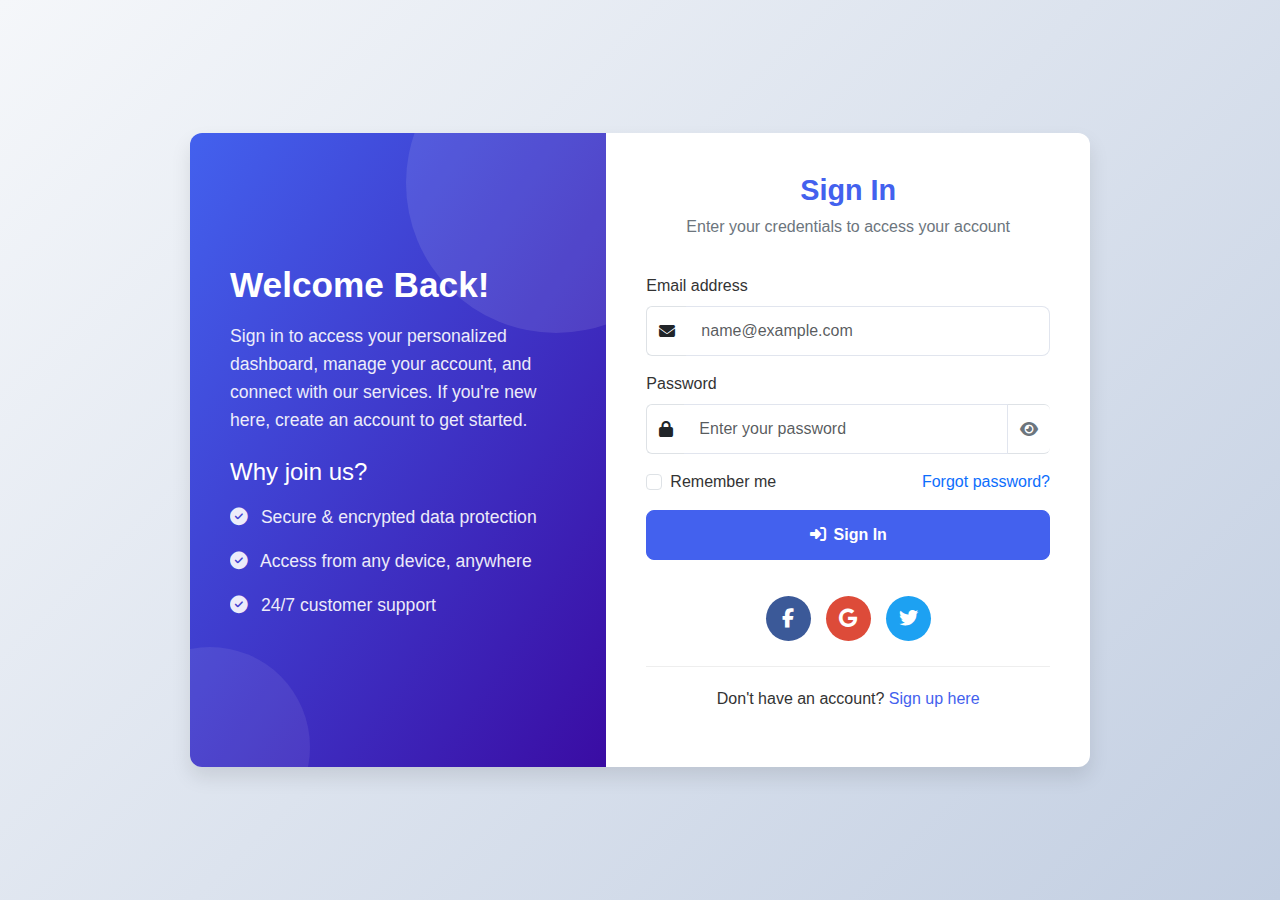
<file: class 1/auth.html>
<!DOCTYPE html>
<html lang="en">
<head>
    <meta charset="UTF-8">
    <meta name="viewport" content="width=device-width, initial-scale=1.0">
    <title>Secure Login & Signup</title>
    <!-- Bootstrap 5 CSS -->
    <link href="https://cdn.jsdelivr.net/npm/bootstrap@5.3.0-alpha1/dist/css/bootstrap.min.css" rel="stylesheet">
    <!-- Font Awesome Icons -->
    <link rel="stylesheet" href="https://cdnjs.cloudflare.com/ajax/libs/font-awesome/6.4.0/css/all.min.css">
    <link rel="stylesheet" href="./style.css">
   
</head>
<body>
    <div class="form-container">
        <!-- Welcome Section -->
        <div class="welcome-section">
            <div class="welcome-content">
                <h2>Welcome Back!</h2>
                <p>Sign in to access your personalized dashboard, manage your account, and connect with our services. If you're new here, create an account to get started.</p>
                <div class="mt-4">
                    <h4 class="mb-3">Why join us?</h4>
                    <p><i class="fas fa-check-circle me-2"></i> Secure & encrypted data protection</p>
                    <p><i class="fas fa-check-circle me-2"></i> Access from any device, anywhere</p>
                    <p><i class="fas fa-check-circle me-2"></i> 24/7 customer support</p>
                </div>
            </div>
        </div>
        
        <!-- Form Section -->
        <div class="form-section">
            <!-- Login Form -->
            <div class="form-card active" id="login-form">
                <div class="form-header">
                    <h3>Sign In</h3>
                    <p>Enter your credentials to access your account</p>
                </div>
                
                <!-- Alert for login errors -->
                <div class="alert alert-danger" id="login-alert">
                    <i class="fas fa-exclamation-circle me-2"></i><span id="login-alert-text"></span>
                </div>
                
                <form id="loginForm">
                    <div class="mb-3">
                        <label for="loginEmail" class="form-label">Email address</label>
                        <div class="input-group">
                            <span class="input-group-text"><i class="fas fa-envelope"></i></span>
                            <input type="email" class="form-control with-icon" id="loginEmail" placeholder="name@example.com" required>
                        </div>
                    </div>
                    
                    <div class="mb-3">
                        <label for="loginPassword" class="form-label">Password</label>
                        <div class="input-group">
                            <span class="input-group-text"><i class="fas fa-lock"></i></span>
                            <input type="password" class="form-control with-icon" id="loginPassword" placeholder="Enter your password" required>
                            <span class="input-group-text password-toggle" id="loginPasswordToggle">
                                <i class="fas fa-eye"></i>
                            </span>
                        </div>
                    </div>
                    
                    <div class="mb-3 form-check d-flex justify-content-between">
                        <div>
                            <input type="checkbox" class="form-check-input" id="rememberMe">
                            <label class="form-check-label" for="rememberMe">Remember me</label>
                        </div>
                        <a href="#" class="text-decoration-none">Forgot password?</a>
                    </div>
                    
                    <button type="submit" class="btn btn-primary w-100 mb-3" id="loginBtn">
                        <i class="fas fa-sign-in-alt me-2"></i>Sign In
                    </button>
                    
                    <div class="social-login">
                        <div class="social-btn facebook">
                            <i class="fab fa-facebook-f"></i>
                        </div>
                        <div class="social-btn google">
                            <i class="fab fa-google"></i>
                        </div>
                        <div class="social-btn twitter">
                            <i class="fab fa-twitter"></i>
                        </div>
                    </div>
                </form>
                
                <div class="form-footer">
                    <p>Don't have an account? <a href="#" id="show-signup">Sign up here</a></p>
                </div>
            </div>
            
            <!-- Signup Form -->
            <div class="form-card" id="signup-form">
                <div class="form-header">
                    <h3>Create Account</h3>
                    <p>Fill in your details to create a new account</p>
                </div>
                
                <!-- Alert for signup errors/success -->
                <div class="alert" id="signup-alert">
                    <i class="fas fa-exclamation-circle me-2"></i><span id="signup-alert-text"></span>
                </div>
                
                <form id="signupForm">
                    <div class="row mb-3">
                        <div class="col-md-6">
                            <label for="firstName" class="form-label">First Name</label>
                            <div class="input-group">
                                <span class="input-group-text"><i class="fas fa-user"></i></span>
                                <input type="text" class="form-control with-icon" id="firstName" placeholder="John" required>
                            </div>
                        </div>
                        <div class="col-md-6">
                            <label for="lastName" class="form-label">Last Name</label>
                            <div class="input-group">
                                <span class="input-group-text"><i class="fas fa-user"></i></span>
                                <input type="text" class="form-control with-icon" id="lastName" placeholder="Doe" required>
                            </div>
                        </div>
                    </div>
                    
                    <div class="mb-3">
                        <label for="signupEmail" class="form-label">Email address</label>
                        <div class="input-group">
                            <span class="input-group-text"><i class="fas fa-envelope"></i></span>
                            <input type="email" class="form-control with-icon" id="signupEmail" placeholder="name@example.com" required>
                        </div>
                    </div>
                    
                    <div class="mb-3">
                        <label for="signupPassword" class="form-label">Password</label>
                        <div class="input-group">
                            <span class="input-group-text"><i class="fas fa-lock"></i></span>
                            <input type="password" class="form-control with-icon" id="signupPassword" placeholder="Create a strong password" required>
                            <span class="input-group-text password-toggle" id="signupPasswordToggle">
                                <i class="fas fa-eye"></i>
                            </span>
                        </div>
                        <div class="progress-bar">
                            <div class="progress" id="password-strength-bar"></div>
                        </div>
                        <div class="password-strength" id="password-strength-text"></div>
                    </div>
                    
                    <div class="mb-3">
                        <label for="confirmPassword" class="form-label">Confirm Password</label>
                        <div class="input-group">
                            <span class="input-group-text"><i class="fas fa-lock"></i></span>
                            <input type="password" class="form-control with-icon" id="confirmPassword" placeholder="Re-enter your password" required>
                        </div>
                        <div class="invalid-feedback" id="confirm-password-feedback">
                            Passwords do not match
                        </div>
                    </div>
                    
                    <div class="mb-3 form-check">
                        <input type="checkbox" class="form-check-input" id="agreeTerms" required>
                        <label class="form-check-label terms" for="agreeTerms">
                            I agree to the <a href="#" class="text-decoration-none">Terms of Service</a> and <a href="#" class="text-decoration-none">Privacy Policy</a>
                        </label>
                    </div>
                    
                    <button type="submit" class="btn btn-primary w-100 mb-3" id="signupBtn">
                        <i class="fas fa-user-plus me-2"></i>Create Account
                    </button>
                </form>
                
                <div class="form-footer">
                    <p>Already have an account? <a href="#" id="show-login">Sign in here</a></p>
                </div>
            </div>
        </div>
    </div>

    <!-- Bootstrap JS Bundle with Popper -->
    <script src="https://cdn.jsdelivr.net/npm/bootstrap@5.3.0-alpha1/dist/js/bootstrap.bundle.min.js"></script>
    
  <script src="./auth.js" ></script>
</body>
</html>
</file>
<file: class 1/style.css>
:root {
            --primary-color: #4361ee;
            --secondary-color: #3a0ca3;
            --success-color: #4cc9f0;
            --light-bg: #f8f9fa;
            --dark-text: #333333;
            --light-text: #6c757d;
            --border-radius: 12px;
            --box-shadow: 0 10px 20px rgba(0,0,0,0.1);
            --transition: all 0.3s ease;
        }
        
        * {
            margin: 0;
            padding: 0;
            box-sizing: border-box;
        }
        
        body {
            font-family: 'Segoe UI', Tahoma, Geneva, Verdana, sans-serif;
            background: linear-gradient(135deg, #f5f7fa 0%, #c3cfe2 100%);
            min-height: 100vh;
            display: flex;
            align-items: center;
            justify-content: center;
            padding: 20px;
            color: var(--dark-text);
        }
        
        .form-container {
            width: 100%;
            max-width: 900px;
            background-color: white;
            border-radius: var(--border-radius);
            box-shadow: var(--box-shadow);
            overflow: hidden;
            display: flex;
            min-height: 600px;
        }
        
        .welcome-section {
            flex: 1;
            background: linear-gradient(to bottom right, var(--primary-color), var(--secondary-color));
            color: white;
            padding: 40px;
            display: flex;
            flex-direction: column;
            justify-content: center;
            position: relative;
            overflow: hidden;
        }
        
        .welcome-section::before {
            content: '';
            position: absolute;
            width: 300px;
            height: 300px;
            border-radius: 50%;
            background: rgba(255, 255, 255, 0.1);
            top: -100px;
            right: -100px;
        }
        
        .welcome-section::after {
            content: '';
            position: absolute;
            width: 200px;
            height: 200px;
            border-radius: 50%;
            background: rgba(255, 255, 255, 0.08);
            bottom: -80px;
            left: -80px;
        }
        
        .welcome-content {
            position: relative;
            z-index: 2;
        }
        
        .welcome-section h2 {
            font-size: 2.2rem;
            margin-bottom: 15px;
            font-weight: 700;
        }
        
        .welcome-section p {
            font-size: 1.1rem;
            opacity: 0.9;
            line-height: 1.6;
        }
        
        .form-section {
            flex: 1.2;
            padding: 40px;
            display: flex;
            flex-direction: column;
            justify-content: center;
        }
        
        .form-header {
            text-align: center;
            margin-bottom: 35px;
        }
        
        .form-header h3 {
            font-size: 1.8rem;
            color: var(--primary-color);
            font-weight: 700;
        }
        
        .form-header p {
            color: var(--light-text);
            margin-top: 8px;
        }
        
        .form-card {
            display: none;
            animation: fadeIn 0.5s ease;
        }
        
        .form-card.active {
            display: block;
        }
        
        @keyframes fadeIn {
            from { opacity: 0; transform: translateY(10px); }
            to { opacity: 1; transform: translateY(0); }
        }
        
        .form-control {
            padding: 12px 15px;
            border-radius: 8px;
            border: 1px solid #e1e5ee;
            transition: var(--transition);
            font-size: 1rem;
        }
        
        .form-control:focus {
            border-color: var(--primary-color);
            box-shadow: 0 0 0 0.25rem rgba(67, 97, 238, 0.25);
        }
        
        .input-group-text {
            background-color: transparent;
            border-right: none;
        }
        
        .form-control.with-icon {
            border-left: none;
        }
        
        .form-check-input:checked {
            background-color: var(--primary-color);
            border-color: var(--primary-color);
        }
        
        .btn-primary {
            background-color: var(--primary-color);
            border-color: var(--primary-color);
            padding: 12px;
            font-weight: 600;
            border-radius: 8px;
            transition: var(--transition);
        }
        
        .btn-primary:hover {
            background-color: var(--secondary-color);
            border-color: var(--secondary-color);
            transform: translateY(-2px);
        }
        
        .btn-outline-primary {
            color: var(--primary-color);
            border-color: var(--primary-color);
            padding: 12px;
            font-weight: 600;
            border-radius: 8px;
            transition: var(--transition);
        }
        
        .btn-outline-primary:hover {
            background-color: var(--primary-color);
            border-color: var(--primary-color);
            transform: translateY(-2px);
        }
        
        .form-footer {
            text-align: center;
            margin-top: 25px;
            padding-top: 20px;
            border-top: 1px solid #eee;
        }
        
        .form-footer a {
            color: var(--primary-color);
            text-decoration: none;
            font-weight: 500;
            transition: var(--transition);
        }
        
        .form-footer a:hover {
            color: var(--secondary-color);
            text-decoration: underline;
        }
        
        .password-toggle {
            cursor: pointer;
            color: var(--light-text);
        }
        
        .alert {
            border-radius: 8px;
            padding: 12px 15px;
            margin-bottom: 20px;
            display: none;
        }
        
        .social-login {
            display: flex;
            justify-content: center;
            gap: 15px;
            margin-top: 20px;
        }
        
        .social-btn {
            width: 45px;
            height: 45px;
            border-radius: 50%;
            display: flex;
            align-items: center;
            justify-content: center;
            color: white;
            font-size: 1.2rem;
            transition: var(--transition);
        }
        
        .social-btn:hover {
            transform: translateY(-3px);
        }
        
        .facebook {
            background-color: #3b5998;
        }
        
        .google {
            background-color: #dd4b39;
        }
        
        .twitter {
            background-color: #1da1f2;
        }
        
        .form-switch {
            text-align: center;
            margin-top: 10px;
        }
        
        .progress-bar {
            height: 4px;
            background-color: #e9ecef;
            border-radius: 2px;
            margin-top: 5px;
            overflow: hidden;
        }
        
        .progress {
            height: 100%;
            background-color: var(--success-color);
            width: 0%;
            transition: width 0.3s ease;
        }
        
        .password-strength {
            font-size: 0.85rem;
            margin-top: 5px;
            display: none;
        }
        
        @media (max-width: 768px) {
            .form-container {
                flex-direction: column;
                max-width: 500px;
            }
            
            .welcome-section {
                padding: 30px 20px;
            }
            
            .form-section {
                padding: 30px 25px;
            }
            
            .welcome-section h2 {
                font-size: 1.8rem;
            }
        }
        
        .terms {
            font-size: 0.85rem;
            color: var(--light-text);
        }
</file>
